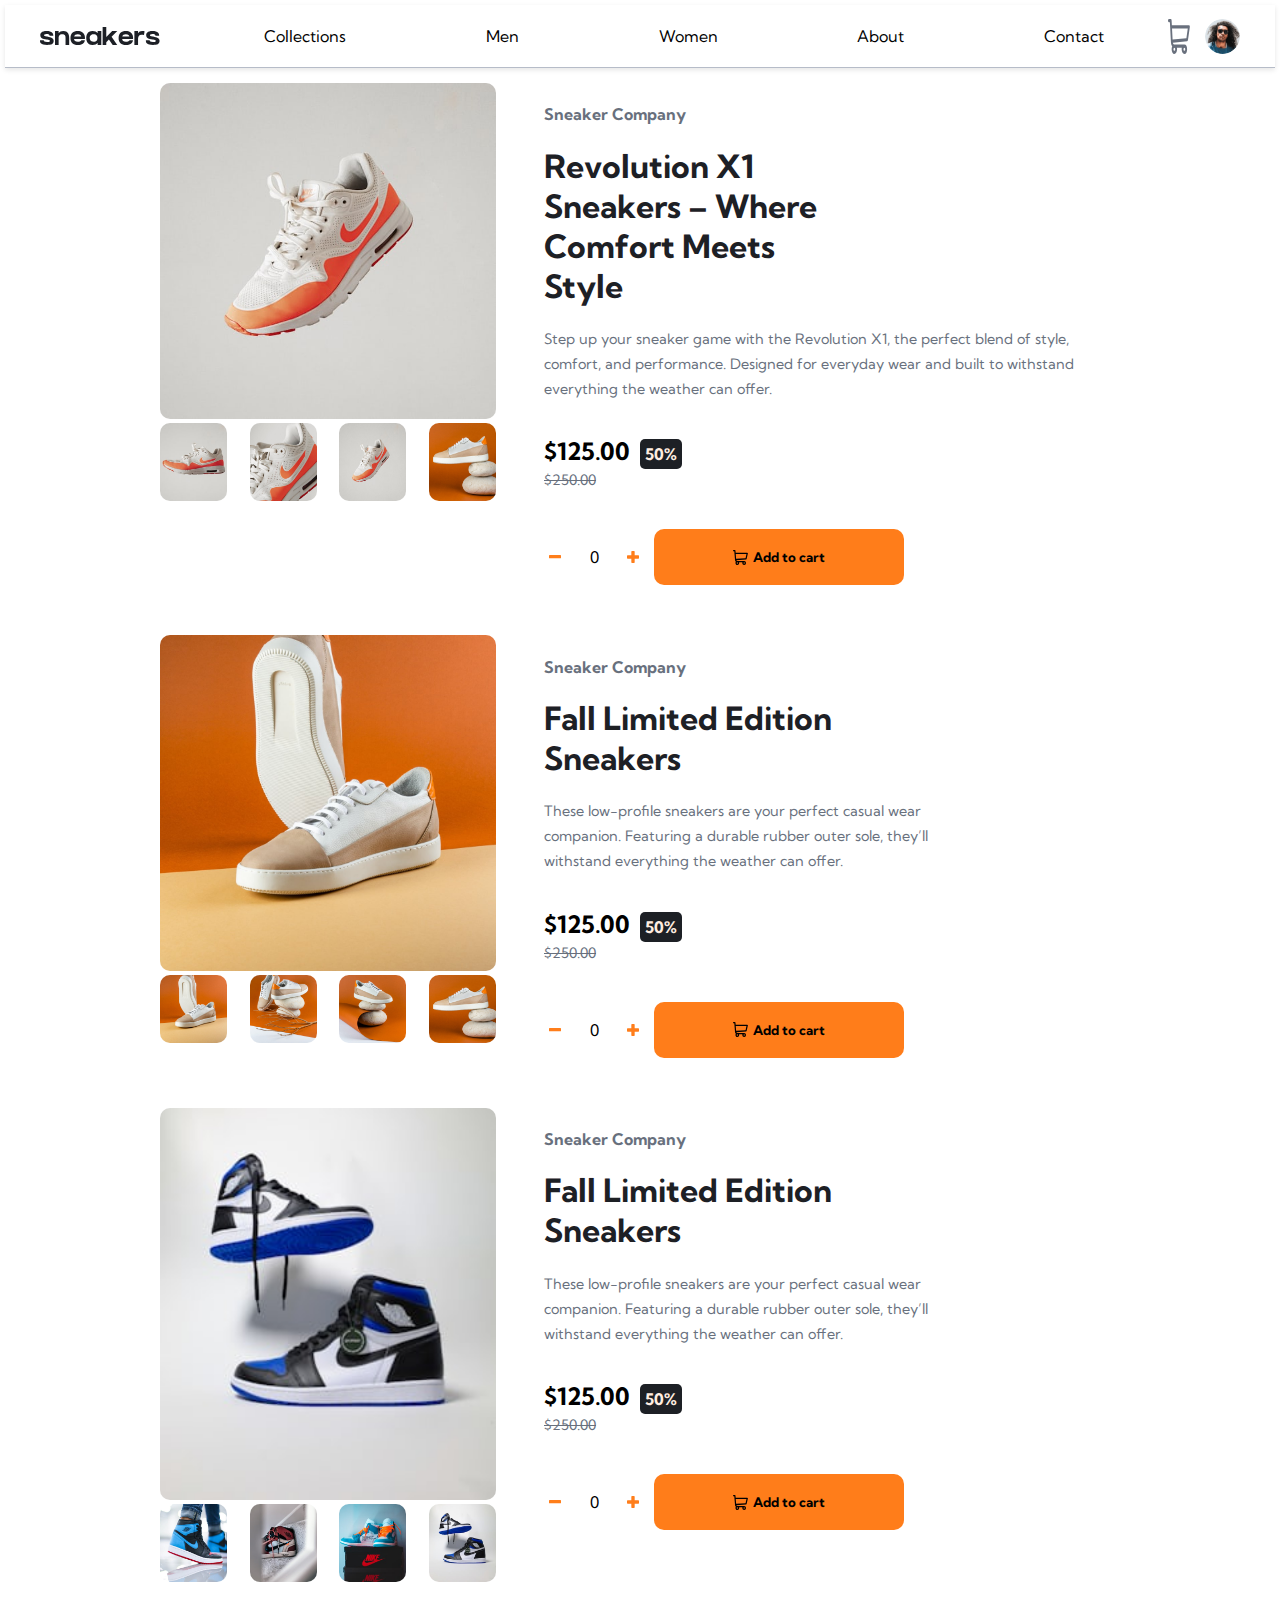
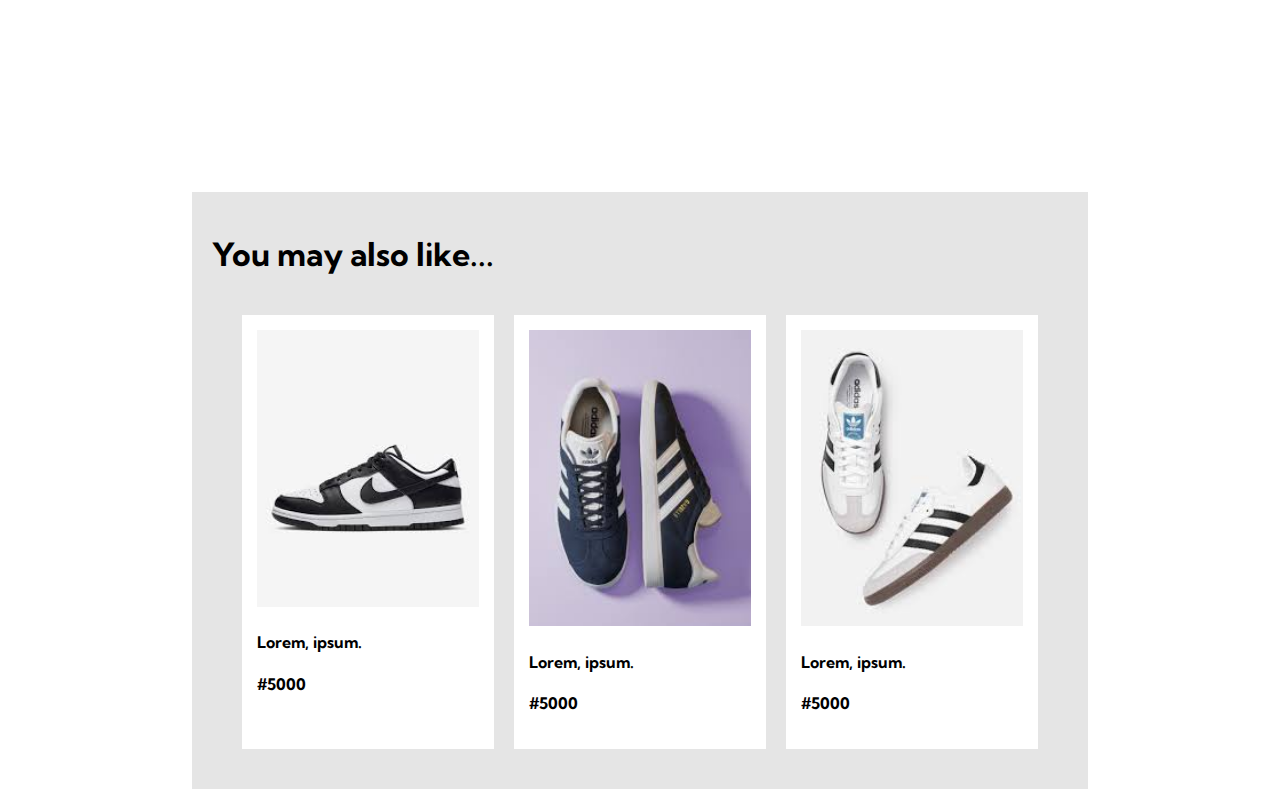
<file: index.html>
<!DOCTYPE html>
<html lang="en">
<head>
  <meta charset="UTF-8">
  <meta name="viewport" content="width=device-width, initial-scale=1.0"> 
  <link rel="stylesheet" href="./style.css">
  <link rel="stylesheet" href="https://cdnjs.cloudflare.com/ajax/libs/font-awesome/4.7.0/css/font-awesome.min.css">
  <title>Frontend Mentor | E-commerce product page</title>
  
   


</head>
<body id="reap">
  <nav class="navbar">
    <div class="nav-container">
      <div class="logo-menu">
        <button class="hamburger" id="hamburger">
          &#9776;
        </button>
        <img src="./public/images/logo.svg" alt="logo" class="logo">
      </div>
  
      <ul class="nav-links" id="nav-links">
        <li class="dropdown">
          <a href="#Collections" class="dropbtn">Collections</a>
          <div class="dropdown-content">
            <a href="#">Sub-collection 1</a>
            <a href="#">Sub-collection 2</a>
            <a href="#">Sub-collection 3</a>
          </div>
        </li>
        <li class="dropdown">
          <a href="#Men" class="dropbtn">Men</a>
          <div class="dropdown-content">
            <a href="#">Men's Shoes</a>
            <a href="#">Men's Clothing</a>
            <a href="#">Men's Accessories</a>
          </div>
        </li>
        <li class="dropdown">
          <a href="#Women" class="dropbtn">Women</a>
          <div class="dropdown-content">
            <a href="#">Women's Shoes</a>
            <a href="#">Women's Clothing</a>
            <a href="#">Women's Accessories</a>
          </div>
        </li>
        <li><a href="#About">About</a></li>
        <li><a href="#Contact">Contact</a></li>
      </ul>
  
      <div class="nav-icons">
        <img src="./public/images/icon-cart.svg" alt="cart">
        <img src="./public/images/image-avatar.png" alt="profile" class="profile">
      </div>
    </div>
  </nav>
  

<div id="cart">
  <div class="cart" style="font-weight: 900;">
    Cart
  </div>
  <div class="subs" id="subs">
   
  </div>
  <div class="text"  onclick="cart('remove')">
    <a href="/checkout.html" >
      Checkout
    </a>
  </div>
  

</div>

<div id="display">



    <main class="middle">

      <div class="firstclass">
        <div class="altdiv">
          <img src="./images/photo6.jpeg" alt="main" class="mainpic" id="setpic" >
        </div>
        <div class="secaltdiv" id="paraboi">
        <img src="./images/photo7.jpeg" onclick="image(1)" class="smallpic">
          <img src="./images/photo8.jpeg" onclick="image(2)" class="smallpic">
          <img src="./images/photo6.jpeg" onclick="image(3)" class="smallpic">
          <img src="./images/image-product-4.jpg" onclick="image(4)" class="smallpic">
        </div>
      </div> 
      <div class="secondpart">
      
        <h4>Sneaker Company</h4>
        <h1>Revolution X1 Sneakers – Where Comfort Meets Style</h1> 
        <p>Step up your sneaker game with the Revolution X1, the perfect blend of style,<br> comfort, and performance. Designed for everyday wear and built to withstand<br> everything the weather can offer.</p>
        <div class="bottom">
          <h2>$125.00  <span class="habibi">50%</span></h2>
          <s>$250.00</s>
          <div class="bottombottom">
            <div class="increment">
              <img src="./images/icon-minus.svg" alt="minus" class="minus" onclick="decrement('first')">
              <span id="counter">0</span>
              <img src="./images/icon-plus.svg" alt="plus" class="plus" onclick="increment('first')">
          
            </div>
            <button onclick="/*cart('add', 'item1')*/cart('item1')" ><img src="./images/icon-cart.svg" alt="cart"  >Add to cart</button>
          </div>
        </div>
      </div>
    </main>

    <main class="top">

      <div class="firstclass">
        <div class="altdiv">
          <img src="./images/image-product-1.jpg" alt="main" class="mainpic" id="mainpic">
        </div>
        <div class="secaltdiv" id="paraboi">
        <img src="./images/image-product-1.jpg" onclick="changeimage(1)" alt="small" class="smallpic">
          <img src="./images/image-product-2.jpg" onclick="changeimage(2)" alt="small" class="smallpic">
          <img src="./images/image-product-3.jpg" onclick="changeimage(3)" alt="small" class="smallpic">
          <img src="./images/image-product-4.jpg" onclick="changeimage(4)" alt="small" class="smallpic">
        </div>
      </div> 
      <div class="secondpart">
      
        <h4>Sneaker Company</h4>
        <h1>Fall Limited Edition Sneakers</h1> 
        <p>These low-profile sneakers are your perfect casual wear<br> companion. Featuring a durable rubber outer sole, they’ll<br> withstand everything the weather can offer.</p>
        <div class="bottom">
          <h2>$125.00  <span class="habibi">50%</span></h2>
          <s>$250.00</s>
          <div class="bottombottom">
            <div class="increment">
              <img src="./images/icon-minus.svg" alt="minus" class="minus" onclick="decrement('second')">
              <span id="counter2">0</span>
              <img src="./images/icon-plus.svg" alt="plus" class="plus" onclick="increment('second')">
          
            </div>
            <button onclick="/*cart('add', 'item2')*/cart('item2')" ><img src="./images/icon-cart.svg" alt="cart"  >Add to cart</button>
          </div>
        </div>
      </div>
    </main>

    <main>

      <div class="firstclass">
        <div class="altdiv">
          <img src="./images/photo9.jpeg" alt="main" class="mainpic" id="changepic">
        </div>
        <div class="secaltdiv" id="paraboi">
        <img src="./images/photo4.jpeg" onclick="change(1)" alt="small" class="smallpic">
          <img src="./images/photo10.jpeg" onclick="change(2)" alt="small" class="smallpic">
          <img src="./images/photo5.jpeg" onclick="change(3)" alt="small" class="smallpic">
          <img src="./images/photo9.jpeg" onclick="change(4)" alt="small" class="smallpic">
        </div>
      </div> 
      <div class="secondpart">
      
        <h4>Sneaker Company</h4>
        <h1>Fall Limited Edition Sneakers</h1> 
        <p>These low-profile sneakers are your perfect casual wear<br> companion. Featuring a durable rubber outer sole, they’ll<br> withstand everything the weather can offer.</p>
        <div class="bottom">
          <h2>$125.00  <span class="habibi">50%</span></h2>
          <s>$250.00</s>
          <div class="bottombottom">
            <div class="increment">
              <img src="./images/icon-minus.svg" alt="minus" class="minus" onclick="decrement()">
              <span id="counter3">0</span>
              <img src="./images/icon-plus.svg" alt="plus" class="plus" onclick="increment()">
          
            </div>
            <button onclick="/*cart('add')*/cart('item3')" ><img src="./images/icon-cart.svg" alt="cart"  >Add to cart</button>
          </div>
        </div>
      </div>
    </main>
</div>


<div class="subdiv">
  <h1>You may also like...</h1>
    <div class="fuck">
   <div class="fast">
     <img src="./images/download (4).jpeg" alt="">
     <h4>Lorem, ipsum.</h4>
     <h4>#5000</h4>
   </div>
   <div class="fast">
    <img src="./images/download (5).jpeg" alt="">
    <h4>Lorem, ipsum.</h4>
    <h4>#5000</h4>
  </div>
  <div class="fast">
    <img src="./images/download (6).jpeg" alt="">
    <h4>Lorem, ipsum.</h4>
    <h4>#5000</h4>
  </div>
    </div>

</div>
<script>
    let images = ["./images/image-product-1.jpg", "./images/image-product-2.jpg", "./images/image-product-3.jpg", "./images/image-product-4.jpg" ]
  /*let secaltdiv = document.getElementById("secaltdiv");
  secaltdiv.innerHTML = <img src={images[0]} />*/
 
  let counterValue = 0;
  let counterValue2 = 0;
  let counterValue3 = 0;
 
  /*let chosenProduct = {
    name:"Revolution X1 Sneakers",
    price:125,
    quantity:0,
    totalPrice: 0,
    image:"",
  };*/

  let allOrders = []
 /* const gottenProducts = JSON.parse(localStorage.getItem("products"))
  
  if(gottenProducts){
    allOrders = gottenProducts
  }else{
    allOrders = []
  }*/

let Item1 = {
    name:"Revolution X1 Sneakers – Where Comfort Meets Style",
    price:125,
    quantity:0,
    totalPrice: 0,
    image:"./images/photo6.jpeg",
}

let Item2 = {
    name:"Fall Limited Edition Sneakers",
    price:125,
    quantity:0,
    totalPrice: 0,
    image:"./images/image-product-1.jpg",
}

let Item3 = {
    name:"Fall Limited Edition Sneakers2010",
    price:125,
    quantity:0,
    totalPrice: 0,
    image:"./images/image-product-1.jpg",
}

function updateProducts(chosenProduct){
  let isIn = false;
  if(chosenProduct){
   if(allOrders.length===0){
      allOrders = [...allOrders, chosenProduct]
    }

    allOrders.forEach((item)=>{
      if(item.name===chosenProduct.name){
        isIn = true;
      }
    })
    
    if(isIn){
      console.log("its in")
    }else{
      allOrders = [...allOrders, chosenProduct]
    }
    
    /*else{
      allOrders.forEach(item=>{
      if(item.name===chosenProduct.name){
        console.log("its here nigguh")
      }else{
        allOrders = [...allOrders, chosenProduct]
      // console.log("ajksjkas")
      }
    })
    }
    //allOrders = [...allOrders, chosenProduct]*/
  }
  
  const subs = document.getElementById("subs");
  const cartItems = allOrders.map(item=>{
  return `<div>
    <img alt="pic" class="cartitemimage" src="${item.image}" />
      <div>
        <p>${item.name}</p>
        <p>${item.price} x ${item.quantity} $${item.totalPrice}</p>
      </div>
    </div>`
}).join(" ")
subs.innerHTML = cartItems
localStorage.setItem("products", JSON.stringify(allOrders))
}

function cart(chosenItem){
   document.getElementById("cart").style.display="block"
  if(chosenItem==="item1"){
    updateProducts(Item1)
  }else if(chosenItem==="item2"){
    updateProducts(Item2)
  }else if(chosenItem==="item3"){
    updateProducts(Item3)
  }else{
    console.log("lmao")
  }

}

  //let cartItemImage = "";
  

  /**/

  function updateCounter(count) {
    if(count==="first"){
         /* document.getElementById('counter').innerText = counterValue;
     Item1 = {...Item1, quantity:counterValue, totalPrice: counterValue*Item1.price}*/
      document.getElementById('counter').innerText = counterValue;
     let isIn = false;
     allOrders.forEach(item=>{
      if(item.name===Item1.name){
        isIn = true
      }else{
        return item
      }
     })
     if(isIn){
      allOrders = allOrders.map(item=>{
        if(item.name === Item1.name){
          return {...item, quantity:counterValue, totalPrice:counterValue*item.price}
        }else{
          return item
        }
      })
     }else{
     
     Item1 = {...Item1, quantity:counterValue, totalPrice: counterValue*Item1.price}
     }
    }else if(count==="second"){
      document.getElementById('counter2').innerText = counterValue2;
      let isIn = false;
     allOrders.forEach(item=>{
      if(item.name===Item2.name){
        isIn = true
      }else{
        return item
      }
     })
     if(isIn){
      allOrders = allOrders.map(item=>{
        if(item.name === Item2.name){
          return {...item, quantity:counterValue2, totalPrice:counterValue2*item.price}
        }else{
          return item
        }
      })
     }else{
     Item2 = {...Item2, quantity:counterValue2, totalPrice: counterValue2*Item2.price}
     }
    }else{
      document.getElementById('counter3').innerText = counterValue3;
      let isIn = false;
     allOrders.forEach(item=>{
      if(item.name===Item3.name){
        isIn = true
      }else{
        return item
      }
     })
     if(isIn){
      allOrders = allOrders.map(item=>{
        if(item.name === Item3.name){
          return {...item, quantity:counterValue3, totalPrice:counterValue3*item.price}
        }else{
          return item
        }
      })
     }else{
     Item3 = {...Item3, quantity:counterValue3, totalPrice: counterValue3*Item3.price}
     }
    }
  }
  /*function changeCounter() {
    document.getElementById('count').innerText = countValue;
  }*/

  function increment(count) {
    if(count ==="first"){
      counterValue++;
    } else if(count === "second"){
      counterValue2++;
    } else{
      counterValue3++;
    }
    updateCounter(count);


    /*chosenProduct = {...chosenProduct, quantity:(chosenProduct.quantity)+1, totalPrice:((chosenProduct.price)*((chosenProduct.quantity)+1))}
    document.getElementById("subs").innerHTML = `<div>
    <img class="pic" src="./images/image-product-1-thumbnail.jpg" alt="" />
    <h5>${chosenProduct.name}<br />
      $${chosenProduct.price}.00 * ${chosenProduct.quantity} $${chosenProduct.totalPrice}.00
    </h5>
    <img class="fall" id="deletebutton" src="./images/icon-delete.svg" alt="" />
    </div>`*/
  }
  
 
  function decrement(count) {
    if (counterValue > 0 || counterValue2 > 0 || counterValue3 > 0) {
      if(count ==="first"){
      counterValue--;
    } else if(count === "second"){
      counterValue2--;
    } else{
      counterValue3--;
    }
    updateCounter(count);


    }
  }


  let mainpic = document.getElementById("mainpic");
 /* const images= [] */
 let setpic = document.getElementById("setpic");



  /*function cart(action, item) {
   if(action==="add"){
    document.getElementById("cart").style.display="block"
      if(item==="item1"){
      cartItemImage = "./images/photo6.jpeg"
      console.log(cartItemImage)
      chosenProduct.name = "Revolution X1 Sneakers"
      console.log(chosenProduct.name)
      chosenProduct.price = 125
      console.log(chosenProduct.price)
    }else if(item==="item2"){
      cartItemImage = "./images/image-product-1.jpg"
      console.log(cartItemImage)
      chosenProduct.name = "Fall Limited Edition Sneakers"
      console.log(chosenProduct.name)
      chosenProduct.price= 125
      console.log(chosenProduct.price)
    }
    localStorage.setItem("product", JSON.stringify(chosenProduct))
   }
   
   if(action==="remove"){
    document.getElementById("cart").style.display="none"
   }

   document.getElementById("subs").innerHTML = `<div>
    <img class="pic" src=${cartItemImage} alt="" />
    <h5>${chosenProduct.name}<br />
      $${chosenProduct.price}.00 * ${chosenProduct.quantity} $${chosenProduct.totalPrice}.00
    </h5>
    <img class="fall" id="deletebutton" src="./images/icon-delete.svg" alt="" />
    </div>`


    document.getElementById("subs").innerHTML = `<div>
    <img class="pic" src=${cartItemImage} alt="" />
    <h5>${chosenProduct2.name}<br />
      $${chosenProduct2.price}.00 * ${chosenProduct2.quantity} $${chosenProduct2.totalPrice}.00
    </h5>
    <img class="fall" id="deletebutton" src="./images/icon-delete.svg" alt="" />
    </div>`

  }*/

  function deleteProduct (){
    document.getElementById("subs").innerHTML=""
  }

  let mains=["./images/photo7.jpeg","./images/photo8.jpeg","./images/photo6.jpeg","./images/image-product-4.jpg"]
  let main=["./images/photo4.jpeg","./images/photo10.jpeg","./images/photo5.jpeg","./images/photo9.jpeg"]
  
  function changeimage(img) {
    
    if (img === 1) mainpic.src=(images[0]);
    if (img === 2) mainpic.src =(images[1]) ;
    if (img === 3) mainpic.src = (images[2]);
    if (img === 4) mainpic.src = (images[3]);
  }
    
  function image(img) {
    
    if (img === 1) setpic.src=(mains[0]);
    if (img === 2) setpic.src =(mains[1]) ;
    if (img === 3) setpic.src = (mains[2]);
    if (img === 4) setpic.src = (mains[3]);
  }
function change(img) {
  if (img === 1) changepic.src=(main[0]);
    if (img === 2) changepic.src =(main[1]) ;
    if (img === 3) changepic.src = (main[2]);
    if (img === 4) changepic.src = (main[3]);

  
}


  updateCounter();
 
  document.getElementById("hamburger").addEventListener("click", function () {
  document.getElementById("nav-links").classList.toggle("show");
});


</script>
</body>
</html>
</file>
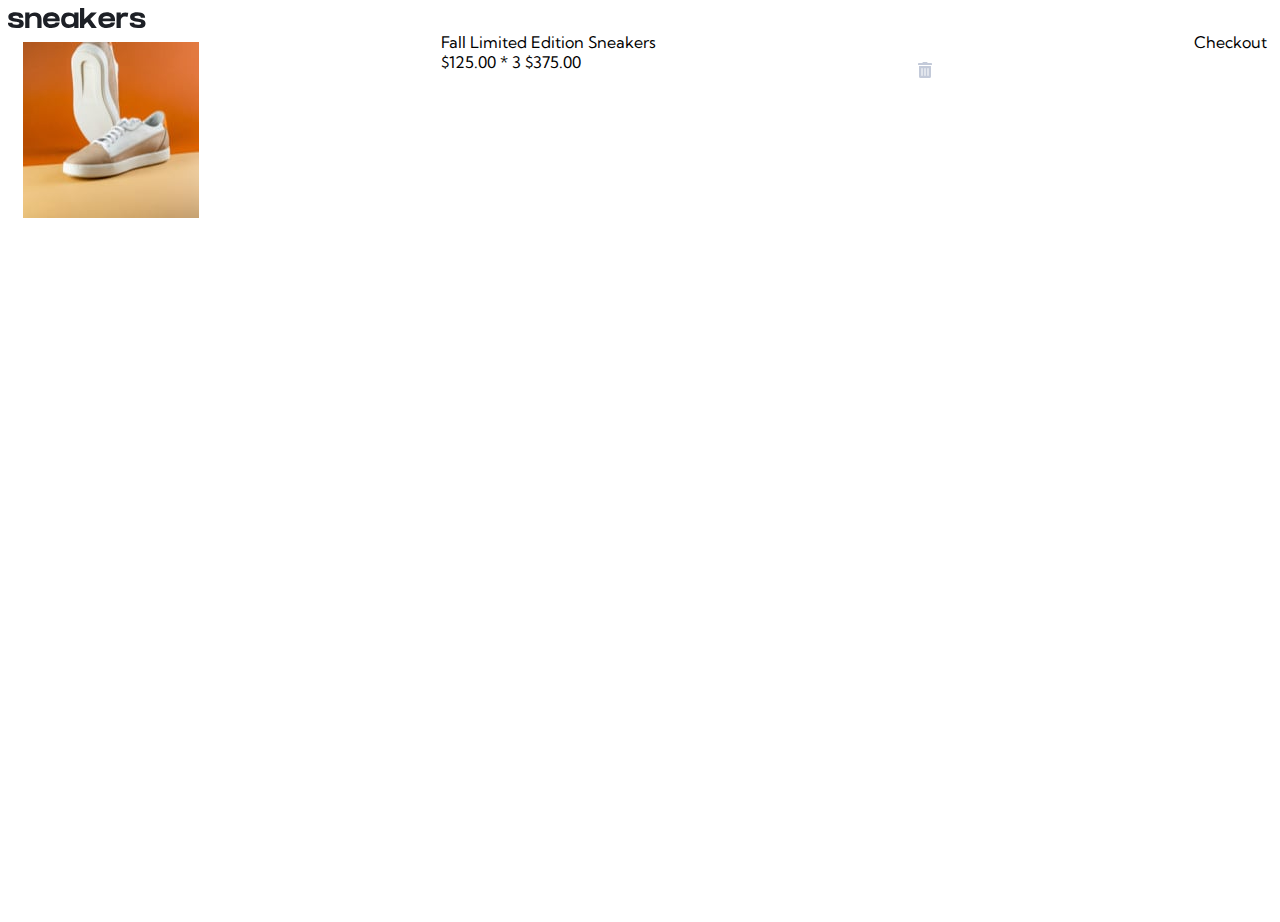
<file: cart.html>
<!DOCTYPE html>
<html lang="en">
<head>
    <meta charset="UTF-8">
    <meta name="viewport" content="width=device-width, initial-scale=1.0">
    <title>cart</title>
    <link rel="stylesheet" href="./cart.css">
</head>
<body>
    
    <nav class="navbar">
    <div class="one">
      <img src="./public/images/logo.svg" alt="logo" class="logo">  
      </div>
   </nav>


    <div id="maindiv">
    
    
        <div class="firstdiv">
            <img src="./images/image-product-1-thumbnail.jpg" alt="picture1">

        </div>

        <div class="secondiv">
            Fall Limited Edition Sneakers<br>
            $125.00 * 3 $375.00
        </div>

        <div class="thirdiv">
            <img class="image" src="./images/icon-delete.svg" alt="">

        </div>


        <div class="altdiv">
            Checkout

        </div>
    



    </div>



</body>
</html>
</file>
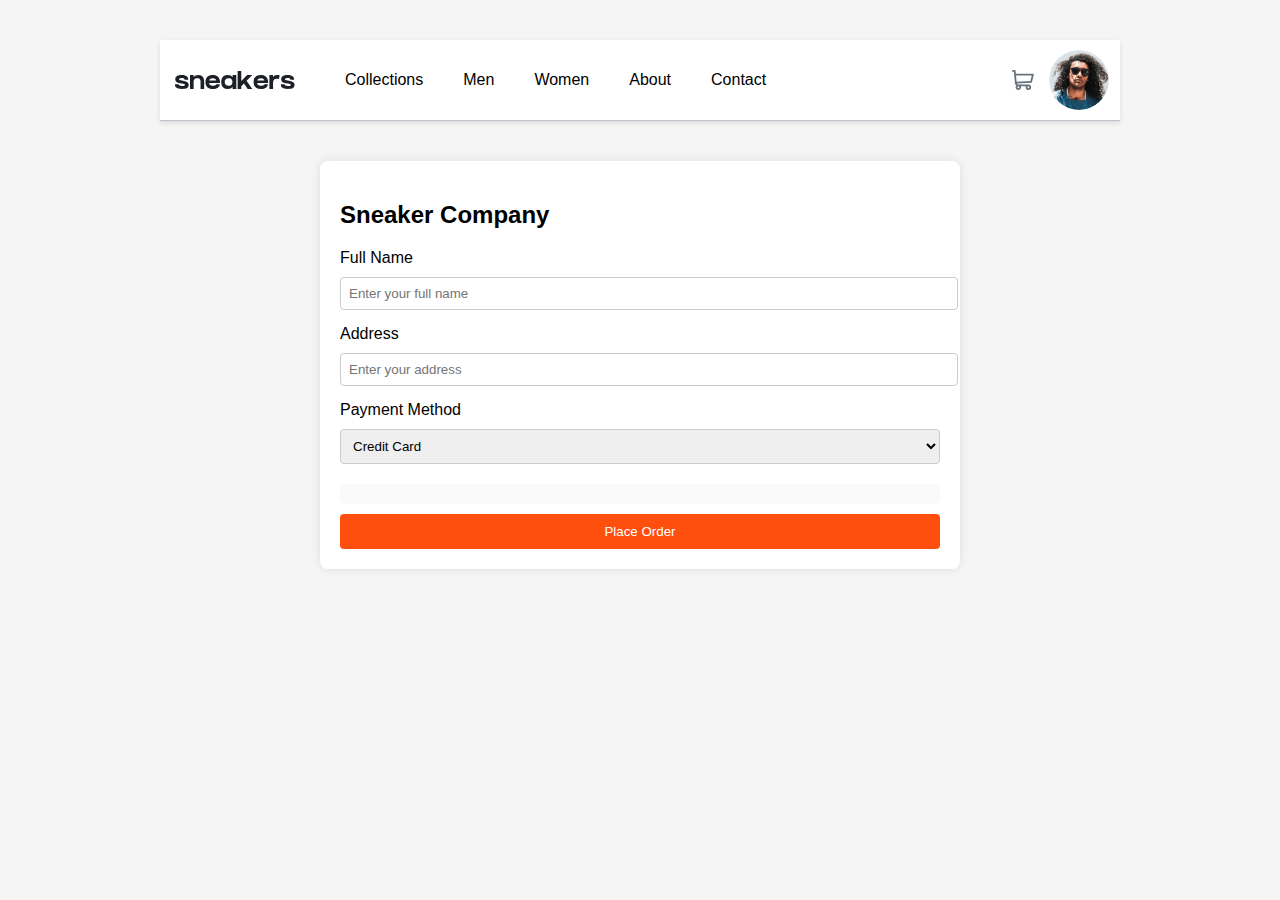
<file: checkout.html>
<!DOCTYPE html>
<html lang="en">
<head>
    <meta charset="UTF-8">
    <meta name="viewport" content="width=device-width, initial-scale=1.0">
    <title>Checkout Page</title>
    <link rel="stylesheet" href="./checkout.css">
</head>
<body>
  <nav class="navbar">
    <div class="one">
      <button class="hamburger" id="hamburger">&#9776;</button>
      <img src="./public/images/logo.svg" alt="logo" class="logo">
      <ul class="nav-links" id="nav-links">
        <li class="dropdown">
          <a href="#Collections" class="dropbtn">Collections</a>
          <div class="dropdown-content">
            <a href="#">Sub-collection 1</a>
            <a href="#">Sub-collection 2</a>
            <a href="#">Sub-collection 3</a>
          </div>
        </li>
        <li class="dropdown">
          <a href="#Men" class="dropbtn">Men</a>
          <div class="dropdown-content">
            <a href="#">Men's Shoes</a>
            <a href="#">Men's Clothing</a>
            <a href="#">Men's Accessories</a>
          </div>
        </li>
        <li class="dropdown">
          <a href="#Women" class="dropbtn">Women</a>
          <div class="dropdown-content">
            <a href="#">Women's Shoes</a>
            <a href="#">Women's Clothing</a>
            <a href="#">Women's Accessories</a>
          </div>
        </li>
        <li><a href="#About">About</a></li>
        <li><a href="#Contact">Contact</a></li>
      </ul>
    </div>
    <div class="two">
      <img src="./public/images/icon-cart.svg" alt="cart">
      <img src="./public/images/image-avatar.png" alt="profile" class="profile">
    </div>
  </nav>
  
  <div class="container">
        <h2>Sneaker Company</h2>
        
        <div class="input-group">
            <label for="name">Full Name</label>
            <input type="text" id="name" placeholder="Enter your full name">
        </div>
        
        <div class="input-group">
            <label for="address">Address</label>
            <input type="text" id="address" placeholder="Enter your address">
        </div>
        
        <div class="input-group">
            <label for="payment">Payment Method</label>
            <select id="payment">
                <option value="Credit Card">Credit Card</option>
                <option value="PayPal">PayPal</option>
                <option value="Bank Transfer">Bank Transfer</option>
            </select>
        </div>
        
        <div class="summary" id="summary">
            <!--<h4> Revolution X1 Sneakers – Where Comfort Meets Style </h4>
            <p>Product: <strong>Sneakers</strong></p>
            <p>Price: <strong>$250</strong></p>
            <p>Payment Method: <span id="selected-payment">Credit Card</span></p>-->
        </div>
        
        <button class="rad" onclick="submitOrder()">Place Order</button>
    </div>
    
    <script>
      const gottenProducts = JSON.parse(localStorage.getItem("products"))
        document.getElementById("payment").addEventListener("change", function() {
            document.getElementById("selected-payment").textContent = this.value;
        });
        const summary = document.getElementById("summary")
        const mappedProducts = gottenProducts.map(item=>{
          return `<div>
            <h4> ${item.name} </h4>
            <p>Product: <strong>Sneakers</strong></p>
            <p>Price: <strong>$${item.totalPrice}</strong></p>
            <p>Payment Method: <span id="selected-payment">Credit Card</span></p>
            </div>`
        }).join(" ")
        summary.innerHTML = mappedProducts
       /* summary.innerHTML = `<h4> ${gottenProduct.name} </h4>
            <p>Product: <strong>Sneakers</strong></p>
            <p>Price: <strong>$${gottenProduct.totalPrice}</strong></p>
            <p>Payment Method: <span id="selected-payment">Credit Card</span></p>`*/
        function submitOrder() {
            const name = document.getElementById("name").value;
            const address = document.getElementById("address").value;
            const payment = document.getElementById("payment").value;
            
            if (name === "" || address === "") {
                alert("Please fill in all details");
                return;
            }
            
            alert(`Order placed successfully!\nName: ${name}\nAddress: ${address}\nPayment: ${payment}`);
        }
        document.getElementById("hamburger").addEventListener("click", function () {
  document.getElementById("nav-links").classList.toggle("show");
});

        
    </script>
</body>
</html>
</file>
<file: style.css>
*{
    box-sizing: border-box;
}
@font-face {
    font-family: font;
    src: url(./public/font/kSans.ttf);
}
  
:root{
    --Orange: hsl(26, 100%, 55%);
--Pale-orange: hsl(25, 100%, 94%);



--Very-dark-blue: hsl(220, 13%, 13%);
--Dark-grayish-blue: hsl(219, 9%, 45%);
--Grayish-blue: hsl(220, 14%, 75%);
--Light-grayish-blue: hsl(223, 64%, 98%);
--White: hsl(0, 0%, 100%);
--Black : hsl(0, 0%, 0%);

}
.attribution { font-size: 11px; text-align: center; }
.attribution a { color: hsl(228, 45%, 44%); }

body{
    font-family: font;
    margin: 0;
    padding: 0;
    width: 100%;
    overflow-x: hidden;
}



nav{
    margin: 0px 10%;
    border-bottom: 1px solid var(--Grayish-blue);
    padding: 0px 10px;
    padding-bottom: 10px;

    display: flex;
    
    justify-content: space-between;
    margin-bottom: 40px;
}

nav .one{
    width: 50%;
    display: flex;
    align-items: center;
    justify-content: space-between;

}

nav .two{
    display: flex;
    align-items: center;
    /*border: 1px solid green;*/
    justify-content: space-between;
    width: 10%;
}

.two .profile{
    width: 60px;
    height: 60px; 
}

.cartitemimage{
  width: 30px;
  height: 30px;
}



ul{
    display: flex;
    
    width: 75%;
    justify-content: space-between;
    border-bottom: var(--Dark-grayish-blue);


}

ul li{
    list-style: none;
    
}
li a{
    text-decoration: none;
    color: var(--Dark-grayish-blue);
}


main{
    display: flex;
    justify-content: space-between;
    margin: 0 auto;
    
    width: 75vw;
    /*border: solid red 1px;*/
}
 .top{
/*border: solid 1px red;*/
margin-bottom: 50px;
}
.middle{
    margin-bottom: 50px;
}
#cart{
  position: fixed;
  right: 0;
  top: 0;
  background-color: var(--White);
  padding-bottom: 10px;
  border-radius: 20px;
  display: none;
  
}
.cart{
    padding: 10px 15px;
    margin: 10px;
    border-bottom: 1px solid var(--Grayish-blue);
}
.subs{
    display: flex;
    flex-direction: column;
    padding: 5px 10px;
    /*border: solid 1px red;*/
    margin: 5px;
}
.subs h5{
    color: var(--Black);
    
}

.pic{
    /*border: solid 1px red;*/
    border-radius: 10px;
    width: 60px;
    height: 60px;
    padding: 5px;
}
.fall{
    /*border: solid 1px red;*/
    width: 15px;
    height: 20px;
    margin: 10px 20px;
    
}
.text{
    border-radius: 10px;
    font-family: font;
    padding: 20px;
    background-color: var(--Orange);
    color: black;
    font-weight: 700;
    border: none;
    width: 200px;
    height: 30px;
    display: flex;
    align-items: center;
    justify-content: center;
    margin-left: 50px;
}


.firstclass{
    
    width: 35%;
}



.firstclass .mainpic{
    width: 100%;
    border-radius: 10px;
}


.secaltdiv{
    display: flex;
    width: 100%;
    
    justify-content: space-between;
    margin: 0 auto;
}
#pic{
    width: 100%;
}

.smallpic{
    width: 20%;
    border-radius: 10px;
}

.secondpart{
    width: 60%;
    
}

.secondpart h4{
    color: var(--Dark-grayish-blue);
}

.secondpart h1{
    color: var(--Very-dark-blue);
    width: 300px;
}

.secondpart p{
    font-size: 0.9rem;
    line-height: 25px;
    color: var(--Dark-grayish-blue);
}

 .habibi{
    font-size: 1rem;
    background-color: var(--Very-dark-blue);
    color: var(--Pale-orange);
    padding: 5px;
    border-radius: 5px;
    margin-left: 5px;
}

s{
    font-size: 0.9rem;
    color: var(--Dark-grayish-blue);
    margin-top: -15px;
    margin-bottom: 40px;
}
.bottom{
    display: flex;
    flex-direction: column;
}
button{
    border-radius: 10px;
    font-family: font;
    padding: 20px;
    background-color: var(--Orange);
    color: black;
    font-weight: 700;
    border: none;
    width: 250px;
    display: flex;
    align-items: center;
    justify-content: center;
}

button img{
    margin-right: 5px;
    filter: contrast(50);
    width: 15px;
    height: 15px;
}

.bottombottom{
    display: flex;

}


.increment{
    width: 100px;
    margin-right: 10px;
    padding: 5px;
    display: flex;
    align-items: center;
    justify-content: space-between;
}
  
  .dropdown {
    position: relative;
    display: inline-block;
  }

  .dropdown-content {
    display: none;
    position: absolute;
    background-color: #f9f9f9;
    min-width: 160px;
    box-shadow: 0px 8px 16px 0px rgba(0,0,0,0.2);
    z-index: 1;
  }

  .dropdown-content a {
    color: black;
    padding: 12px 16px;
    text-decoration: none;
    display: block;
  }

  .dropdown-content a:hover {
    background-color: #f1f1f1;
  }

  .dropdown:hover .dropdown-content {
    display: block;
  }

  

  .dropdown-toggle {
    cursor: pointer;
  }
  .subdiv{
    background-color: hsla(0, 0%, 0%, 0.1);
    margin: 0 auto;
    margin-top: 200px;
    width: 70vw;
    padding: 20px;
    
  }
  .fuck{
    width: 100%;
    justify-content: space-around;
    display: flex;
    padding: 20px;
    overflow-x: auto;
  }
 .fast{
    width: 50%;
    margin: 0 10px;
    background-color: white;
    padding: 15px;
    cursor: pointer;
    transition: 0.2s;
 }

 .fast:hover{
    transform: scale(1.02);
 }

 .fast img{
    width: 100%;
    object-fit: cover;
 }

 .general{
    margin-top: 50px;
    /*border: solid red 1px;*/
 }
 .secalt{
    /*border: solid 1px red;*/
    
    padding: 10px;
 }
 .digpic{
    width: 100%;
    height: 100%;
 }
 #display{
    /*display: flex;*/
    justify-content: center;
    padding: 10px;
    /*border: solid 1px red;*/
 }
 /* Tablets & Small Laptops */
@media (max-width: 1024px) {
    nav {
      margin: 0 5%;
      padding: 0 10px 10px;
    }
    nav .one {
      width: 55%;
    }
    nav .two {
      width: 15%;
    }
    ul {
      width: 80%;
    }
    main {
      width: 85vw;
      flex-direction: column;
    }
    .firstclass,
    .secondpart {
      width: 100%;
    }
    .secondpart h1 {
      width: 100%;
    }
  }
  
  /* Mobile Devices */
  @media (max-width: 768px) {
    nav {
      flex-direction: column;
      align-items: flex-start;
      margin: 5% 10%;
    }
    nav .one,
 
    nav .two {
      width: 100%;
      margin-bottom: 10px;
      justify-content: space-between;
      
    }
    ul {
      width: 100%;
      flex-wrap: wrap;
      justify-content: center;
      padding: 0;
    }
    ul li {
      margin: 5px 10px;
    }
    main {
      width: 95vw;
      flex-direction: column;
    }
    .text {
      margin-left: 0;
      width: 100%;
      justify-content: center;
    }
    .subdiv {
      width: 90vw;
      margin-top: 100px;
    }
    .fast {
      width: 80%;
      margin: 10px auto;
    }
  }
 
   
  
  /* Smaller Mobile Devices */
  @media (max-width: 480px) {
    body {
      padding: 0;
    }
    nav {
      margin: 0 2%;
      padding: 0 5px 10px;
      
    }
   
  .two .profile {
         width: 50px;
      height: 50px;
      /*border: solid 1px red;*/
    }
    .secondpart h1 {
      font-size: 1.2rem;
    }
    button {
      width: 90%;
      padding: 15px;
      font-size: 0.9rem;
    }
  }


  /* General Navbar Styling */
.navbar {
  background: white;
  display: flex;
  justify-content: center;
  align-items: center;
  padding: 5px 10px;
  box-shadow: 0 2px 5px rgba(0, 0, 0, 0.1);
 
  margin: 5px;
}

.nav-container {
  display: flex;
  justify-content: space-between;
  align-items: center;
  width: 100%;
  max-width: 1200px;
}

.logo-menu {
  display: flex;
  align-items: center;
}

.logo {
  width: 120px;
}

/* Hamburger Menu (Hidden on Desktop) */
.hamburger {
  font-size: 24px;
  background: none;
  border: none;
  cursor: pointer;
  display: none;
  margin-right: 15px;
}

/* Navigation Links */
.nav-links {
  display: flex;
  list-style: none;
  gap: 20px;
}

.nav-links li {
  position: relative;
}

.nav-links a {
  text-decoration: none;
  color: black;
  font-size: 16px;
  padding: 10px;
}

/* Dropdown Styles */
.dropdown-content {
  display: none;
  position: absolute;
  background: white;
  box-shadow: 0px 4px 8px rgba(0, 0, 0, 0.2);
  min-width: 150px;
  top: 100%;
  left: 0;
}

.dropdown-content a {
  display: block;
  padding: 10px;
  text-decoration: none;
  color: black;
}

.dropdown:hover .dropdown-content {
  display: block;
}

/* Navbar Icons */
.nav-icons {
  display: flex;
  gap: 15px;
}

.profile {
  width: 35px;
  border-radius: 50%;
}

/* Responsive Styles */
@media (max-width: 768px) {
  .hamburger {
    display: block;
  }

  .nav-links {
    display: none;
    flex-direction: column;
    position: absolute;
    top: 60px;
    left: 0;
    width: 100%;
    background: white;
    box-shadow: 0px 4px 8px rgba(0, 0, 0, 0.2);
    text-align: center;
    padding: 10px 0;
  }

  .nav-links li {
    padding: 10px 0;
  }

  .nav-links.show {
    display: flex;
  }
}
</file>
<file: cart.css>
*{
    box-sizing: border-box;
}
@font-face {
    font-family: font;
    src: url(./public/font/kSans.ttf);
}

:root{
    --Orange: hsl(26, 100%, 55%);
--Pale-orange: hsl(25, 100%, 94%);



--Very-dark-blue: hsl(220, 13%, 13%);
--Dark-grayish-blue: hsl(219, 9%, 45%);
--Grayish-blue: hsl(220, 14%, 75%);
--Light-grayish-blue: hsl(223, 64%, 98%);
--White: hsl(0, 0%, 100%);
--Black : hsl(0, 0%, 0%);

}
.attribution { font-size: 11px; text-align: center; }
.attribution a { color: hsl(228, 45%, 44%); }

body{
    font-family: font;
}
#maindiv{
    display: flex;
    justify-content: space-between;
    margin: 0 auto;
    
    width: 98vw;
    height: 98vh;
    /*border: solid 1px red;*/
}
.image{
    padding: 30px 30px;
}
.firstdiv{
    padding: 10px;
}
.thirdiv{
    
    /*border: solid 1px red;*/
    
}
</file>
<file: checkout.css>
/* Base Styles */
body {
  font-family: Arial, sans-serif;
  margin: 20px;
  padding: 20px;
  background-color: #f5f5f5;
}

:root {
  --Orange: hsl(26, 100%, 55%);
  --Pale-orange: hsl(25, 100%, 94%);
  --Very-dark-blue: hsl(220, 13%, 13%);
  --Dark-grayish-blue: hsl(219, 9%, 45%);
  --Grayish-blue: hsl(220, 14%, 75%);
  --Light-grayish-blue: hsl(223, 64%, 98%);
  --White: hsl(0, 0%, 100%);
  --Black: hsl(0, 0%, 0%);
}

/* Navigation */
nav {
  margin: 0 10%;
  border-bottom: 1px solid rgb(192, 192, 204);
  padding: 0 10px 10px;
  background: #f9f9f9;
  display: flex;
  justify-content: space-between;
  margin-bottom: 40px;
}

/* Adjust nav inner containers for responsiveness */
nav .one {
  max-width: 50%;
  display: flex;
  align-items: center;
  justify-content: space-between;
}

nav .two {
  display: flex;
  align-items: center;
  justify-content: space-between;
  width: 10%;
}

.two .profile {
  width: 60px;
  height: 60px; 
}

/* Navigation List */
ul {
  display: flex;
  width: 75%;
  justify-content: space-between;
  border-bottom: var(--Dark-grayish-blue);
}

ul li {
  list-style: none;
}

li a {
  text-decoration: none;
  color: var(--Dark-grayish-blue);
}

/* Container */
.container {
  max-width: 600px;
  margin: auto;
  background: white;
  padding: 20px;
  border-radius: 8px;
  box-shadow: 0 0 10px rgba(0,0,0,0.1);
}

/* Dropdown Menu */
.dropdown {
  position: relative;
  display: inline-block;
}

.dropdown-content {
  display: none;
  position: absolute;
  background-color: #f9f9f9;
  min-width: 160px;
  box-shadow: 0px 8px 16px 0px rgba(0,0,0,0.2);
  z-index: 1;
}

.dropdown-content a {
  color: black;
  padding: 12px 16px;
  text-decoration: none;
  display: block;
}

.dropdown-content a:hover {
  background-color: #f1f1f1;
}

.dropdown:hover .dropdown-content {
  display: block;
}

.dropdown-toggle {
  cursor: pointer;
}

/* Form Input Groups */
.input-group {
  margin-bottom: 15px;
}

label {
  display: block;
  margin-bottom: 5px;
}

input, select {
  width: 100%;
  padding: 8px;
  margin-top: 5px;
  border: 1px solid #ccc;
  border-radius: 4px;
}

/* Summary Box */
.summary {
  background: #f9f9f9;
  padding: 10px;
  margin-top: 20px;
  border-radius: 5px;
}

/* Button */
.rad {
  background: rgb(255, 79, 15);
  color: white;
  padding: 10px;
  border: none;
  width: 100%;
  cursor: pointer;
  margin-top: 10px;
  border-radius: 4px;
}

.rad:hover {
  background: #218838;
}

/* RESPONSIVE STYLES */

/* Tablets & Small Laptops */
@media (max-width: 1024px) {
  nav {
    margin: 0 5%;
    padding: 0 10px 10px;
  }
  
  /* Allow more room for nav elements */
  nav .one {
    max-width: 60%;
  }
  
  nav .two {
    width: 15%;
  }
  
  ul {
    width: 80%;
  }
}

/* Mobile Devices */
@media (max-width: 768px) {
  nav {
    flex-direction: column;
    align-items: flex-start;
    margin: 0 5%;
  }
  
  nav .one, nav .two {
    width: 100%;
    justify-content: space-between;
    margin-bottom: 10px;
  }
  
  ul {
    width: 100%;
    flex-wrap: wrap;
    justify-content: center;
    padding: 0;
  }
  
  ul li {
    margin: 5px 10px;
  }
}

/* Smaller Mobile Devices */
@media (max-width: 480px) {
  body {
    margin: 10px;
    padding: 10px;
  }
  
  nav {
    margin: 0;
    padding: 0 5px 10px;
  }
  
  .container {
    padding: 15px;
    display: flex;
    flex-direction: column;

  }
  
  li a {
    font-size: 0.9rem;
    padding: 10px;
    
  }
  
  .two .profile {
    width: 50px;
    height: 50px;
  }
}
/* General Navbar Styling */
.navbar {
  display: flex;
  justify-content: space-between;
  align-items: center;
  padding: 10px 15px;
  background: white;
  box-shadow: 0 2px 5px rgba(0, 0, 0, 0.1);
}

/* Logo & Menu */
.one {
  display: flex;
  align-items: center;
}

.logo {
  width: 120px;
}

/* Hamburger Menu */
.hamburger {
  font-size: 24px;
  background: none;
  border: none;
  cursor: pointer;
  display: none; /* Hidden on larger screens */
  margin-right: 15px;
}

/* Navigation Links */
.nav-links {
  display: flex;
  list-style: none;
  gap: 20px;
}

.nav-links li {
  position: relative;
}

.nav-links a {
  text-decoration: none;
  color: black;
  font-size: 16px;
  padding: 10px;
}

/* Dropdown Menu */
.dropdown-content {
  display: none;
  position: absolute;
  background: white;
  box-shadow: 0px 4px 8px rgba(0, 0, 0, 0.2);
  min-width: 150px;
  top: 100%;
  left: 0;
}

.dropdown-content a {
  display: block;
  padding: 10px;
  text-decoration: none;
  color: black;
}

.dropdown:hover .dropdown-content {
  display: block;
}

/* Navbar Icons */
.two {
  display: flex;
  gap: 15px;
}

.profile {
  width: 35px;
  border-radius: 50%;
}

/* Responsive Styling */
@media (max-width: 768px) {
  .hamburger {
    display: block;
  }

  .nav-links {
    display: none;
    flex-direction: column;
    position: absolute;
    top: 60px;
    left: 0;
    width: 100%;
    background: white;
    box-shadow: 0px 4px 8px rgba(0, 0, 0, 0.2);
    text-align: center;
    padding: 10px 0;
  }

  .nav-links li {
    padding: 10px 0;
  }

  .nav-links.show {
    display: flex;
  }
}
</file>
